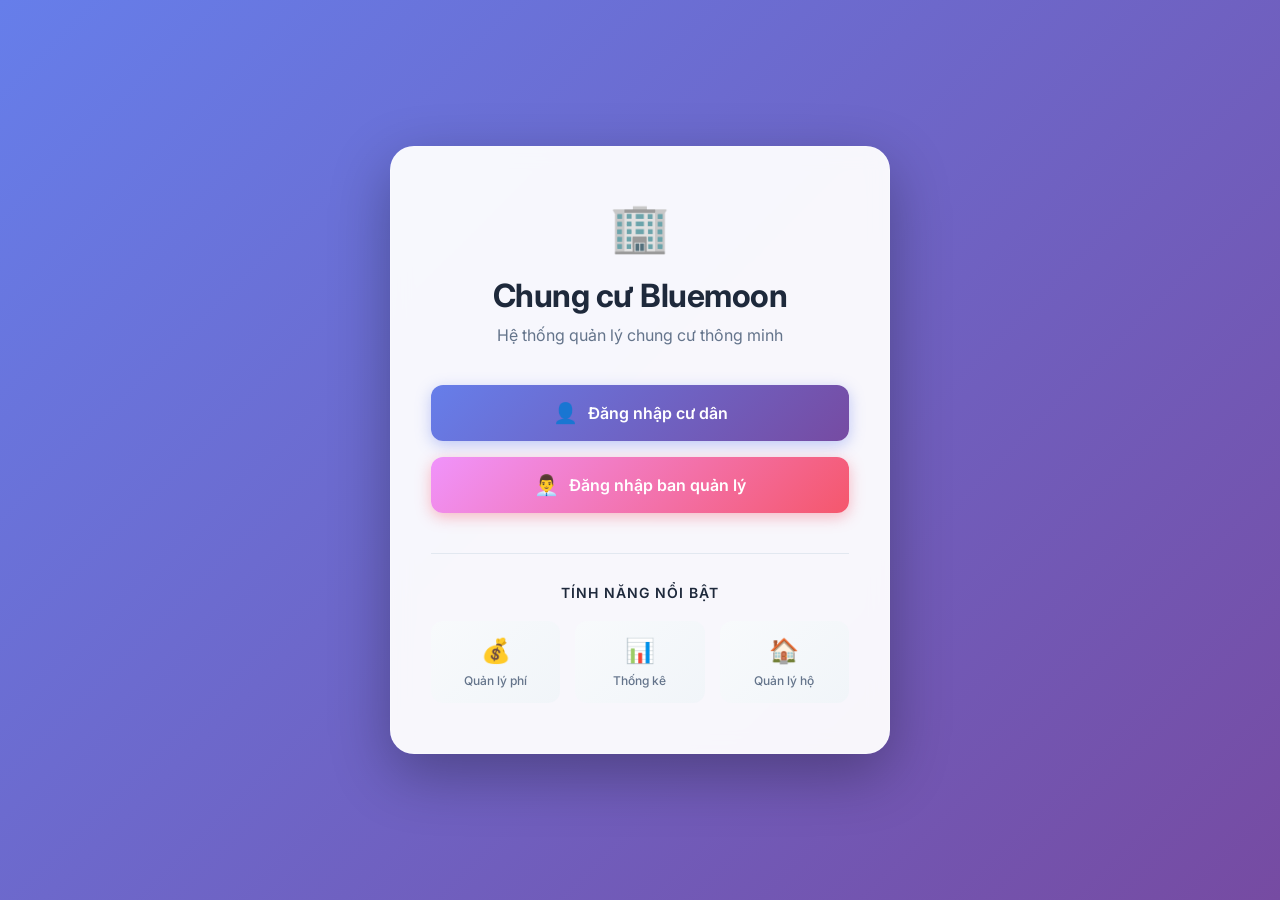
<file: src/main/resources/static/index.html>
<!DOCTYPE html>
<html lang="vi">
<head>
    <meta charset="UTF-8">
    <meta name="viewport" content="width=device-width, initial-scale=1.0">
    <title>Chung cư Bluemoon - Hệ thống quản lý</title>
    <!-- Google Fonts -->
    <link rel="preconnect" href="https://fonts.googleapis.com">
    <link rel="preconnect" href="https://fonts.gstatic.com" crossorigin>
    <link href="https://fonts.googleapis.com/css2?family=Inter:wght@300;400;500;600;700;800&display=swap" rel="stylesheet">
    <style>
        * {
            margin: 0;
            padding: 0;
            box-sizing: border-box;
        }
        
        body {
            font-family: 'Inter', -apple-system, BlinkMacSystemFont, 'Segoe UI', Roboto, sans-serif;
            background: linear-gradient(135deg, #667eea 0%, #764ba2 100%);
            background-attachment: fixed;
            min-height: 100vh;
            display: flex;
            justify-content: center;
            align-items: center;
            padding: 20px;
        }

        .welcome-container {
            width: 100%;
            max-width: 500px;
            animation: fadeInUp 0.6s ease;
        }

        @keyframes fadeInUp {
            from {
                opacity: 0;
                transform: translateY(30px);
            }
            to {
                opacity: 1;
                transform: translateY(0);
            }
        }

        .center-box {
            background: rgba(255, 255, 255, 0.95);
            backdrop-filter: blur(10px);
            padding: 50px 40px;
            border-radius: 24px;
            box-shadow: 0 20px 60px rgba(0, 0, 0, 0.3);
            text-align: center;
            border: 1px solid rgba(255, 255, 255, 0.2);
        }

        .logo {
            font-size: 48px;
            margin-bottom: 20px;
            animation: float 3s ease-in-out infinite;
        }

        @keyframes float {
            0%, 100% {
                transform: translateY(0);
            }
            50% {
                transform: translateY(-10px);
            }
        }

        h1 {
            color: #1e293b;
            font-size: 32px;
            font-weight: 700;
            margin-bottom: 10px;
            letter-spacing: -0.5px;
        }

        .subtitle {
            color: #64748b;
            font-size: 16px;
            margin-bottom: 40px;
            font-weight: 400;
        }

        .button-group {
            display: flex;
            flex-direction: column;
            gap: 16px;
            margin-top: 30px;
        }

        .btn {
            width: 100%;
            padding: 16px 24px;
            border: none;
            border-radius: 12px;
            font-size: 16px;
            font-weight: 600;
            cursor: pointer;
            transition: all 0.3s ease;
            display: flex;
            align-items: center;
            justify-content: center;
            gap: 10px;
            text-decoration: none;
            color: white;
            position: relative;
            overflow: hidden;
        }

        .btn::before {
            content: '';
            position: absolute;
            top: 50%;
            left: 50%;
            width: 0;
            height: 0;
            border-radius: 50%;
            background: rgba(255, 255, 255, 0.3);
            transform: translate(-50%, -50%);
            transition: width 0.6s, height 0.6s;
        }

        .btn:hover::before {
            width: 300px;
            height: 300px;
        }

        .btn:hover {
            transform: translateY(-2px);
            box-shadow: 0 10px 25px rgba(0, 0, 0, 0.2);
        }

        .btn:active {
            transform: translateY(0);
        }

        .btn-user {
            background: linear-gradient(135deg, #667eea 0%, #764ba2 100%);
            box-shadow: 0 4px 15px rgba(102, 126, 234, 0.4);
        }

        .btn-admin {
            background: linear-gradient(135deg, #f093fb 0%, #f5576c 100%);
            box-shadow: 0 4px 15px rgba(245, 87, 108, 0.4);
        }

        .btn-icon {
            font-size: 20px;
        }

        .features {
            margin-top: 40px;
            padding-top: 30px;
            border-top: 1px solid #e2e8f0;
        }

        .features-title {
            color: #1e293b;
            font-size: 14px;
            font-weight: 600;
            margin-bottom: 20px;
            text-transform: uppercase;
            letter-spacing: 1px;
        }

        .features-grid {
            display: grid;
            grid-template-columns: repeat(3, 1fr);
            gap: 15px;
        }

        .feature-item {
            padding: 15px;
            background: linear-gradient(135deg, #f8fafc 0%, #f1f5f9 100%);
            border-radius: 12px;
            transition: all 0.3s ease;
        }

        .feature-item:hover {
            transform: translateY(-3px);
            box-shadow: 0 4px 12px rgba(0, 0, 0, 0.1);
        }

        .feature-icon {
            font-size: 24px;
            margin-bottom: 8px;
        }

        .feature-text {
            font-size: 12px;
            color: #64748b;
            font-weight: 500;
        }

        @media (max-width: 768px) {
            .center-box {
                padding: 40px 30px;
            }

            h1 {
                font-size: 28px;
            }

            .logo {
                font-size: 40px;
            }

            .features-grid {
                grid-template-columns: 1fr;
            }
        }
    </style>
</head>

<body>
    <div class="welcome-container">
        <div class="center-box">
            <div class="logo">🏢</div>
            <h1>Chung cư Bluemoon</h1>
            <p class="subtitle">Hệ thống quản lý chung cư thông minh</p>
            
            <div class="button-group">
                <a href="/login-user.html" class="btn btn-user">
                    <span class="btn-icon">👤</span>
                    <span>Đăng nhập cư dân</span>
                </a>
                <a href="/login-admin.html" class="btn btn-admin">
                    <span class="btn-icon">👨‍💼</span>
                    <span>Đăng nhập ban quản lý</span>
                </a>
            </div>

            <div class="features">
                <div class="features-title">Tính năng nổi bật</div>
                <div class="features-grid">
                    <div class="feature-item">
                        <div class="feature-icon">💰</div>
                        <div class="feature-text">Quản lý phí</div>
                    </div>
                    <div class="feature-item">
                        <div class="feature-icon">📊</div>
                        <div class="feature-text">Thống kê</div>
                    </div>
                    <div class="feature-item">
                        <div class="feature-icon">🏠</div>
                        <div class="feature-text">Quản lý hộ</div>
                    </div>
                </div>
            </div>
        </div>
    </div>
</body>
</html>
</file>
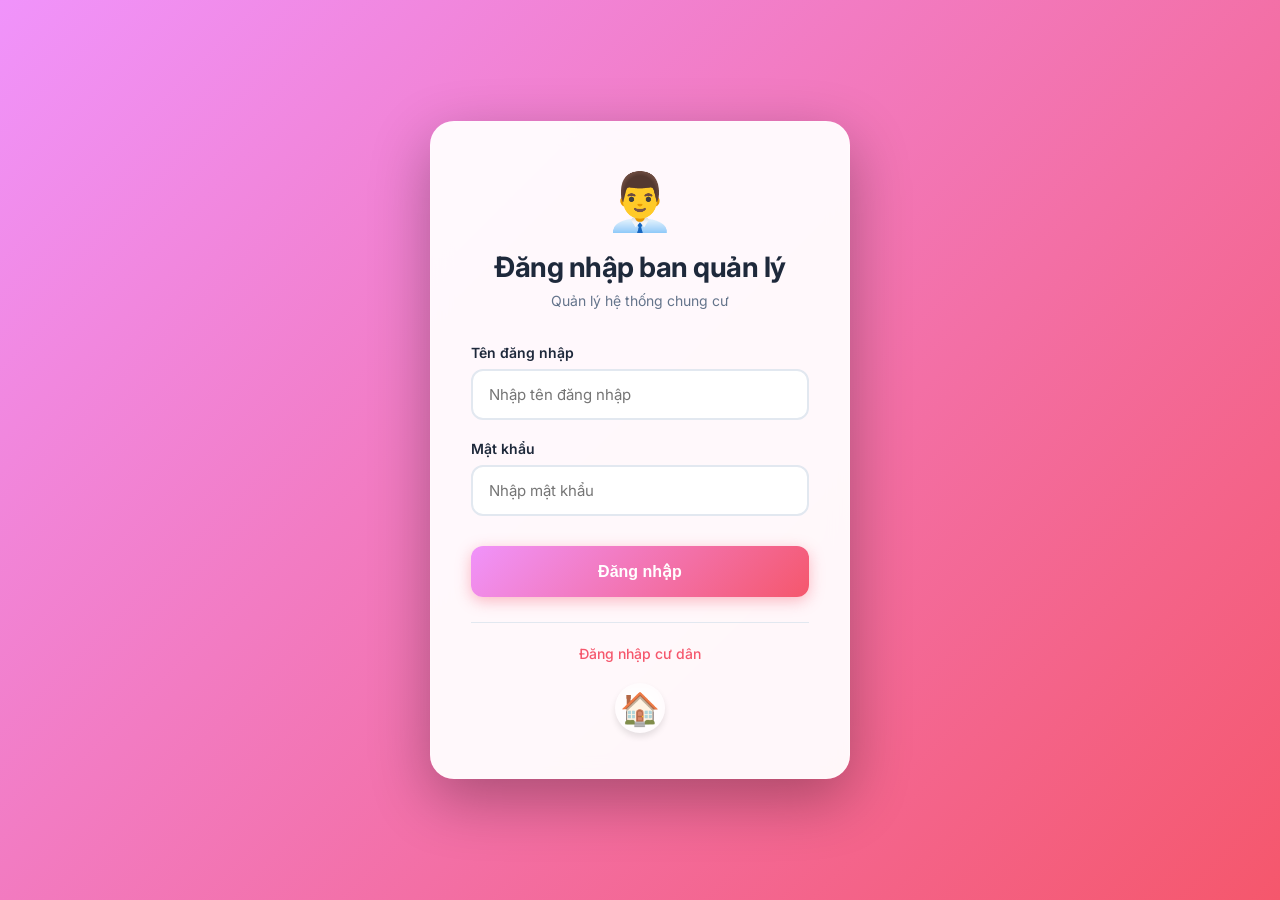
<file: src/main/resources/static/login-admin.html>
<!DOCTYPE html>
<html lang="vi">
<head>
    <meta charset="UTF-8">
    <meta name="viewport" content="width=device-width, initial-scale=1.0">
    <title>Đăng nhập ban quản lý - Chung cư Bluemoon</title>
    <!-- Google Fonts -->
    <link rel="preconnect" href="https://fonts.googleapis.com">
    <link rel="preconnect" href="https://fonts.gstatic.com" crossorigin>
    <link href="https://fonts.googleapis.com/css2?family=Inter:wght@300;400;500;600;700&display=swap" rel="stylesheet">
    <style>
        * {
            margin: 0;
            padding: 0;
            box-sizing: border-box;
        }

        body {
            font-family: 'Inter', -apple-system, BlinkMacSystemFont, 'Segoe UI', Roboto, sans-serif;
            background: linear-gradient(135deg, #f093fb 0%, #f5576c 100%);
            background-attachment: fixed;
            display: flex;
            justify-content: center;
            align-items: center;
            min-height: 100vh;
            padding: 20px;
        }

        .login-container {
            width: 100%;
            max-width: 420px;
            animation: fadeInUp 0.6s ease;
        }

        @keyframes fadeInUp {
            from {
                opacity: 0;
                transform: translateY(30px);
            }
            to {
                opacity: 1;
                transform: translateY(0);
            }
        }

        .login-box {
            background: rgba(255, 255, 255, 0.95);
            backdrop-filter: blur(10px);
            padding: 45px 40px;
            border-radius: 24px;
            box-shadow: 0 20px 60px rgba(0, 0, 0, 0.3);
            border: 1px solid rgba(255, 255, 255, 0.2);
        }

        .login-header {
            text-align: center;
            margin-bottom: 35px;
        }

        .login-icon {
            font-size: 56px;
            margin-bottom: 15px;
            animation: float 3s ease-in-out infinite;
        }

        @keyframes float {
            0%, 100% {
                transform: translateY(0);
            }
            50% {
                transform: translateY(-8px);
            }
        }

        h2 {
            color: #1e293b;
            font-size: 28px;
            font-weight: 700;
            margin-bottom: 8px;
            letter-spacing: -0.5px;
        }

        .login-subtitle {
            color: #64748b;
            font-size: 14px;
            font-weight: 400;
        }

        .error-msg {
            background: #fee2e2;
            color: #dc2626;
            padding: 12px 16px;
            border-radius: 8px;
            margin-bottom: 20px;
            font-size: 14px;
            font-weight: 500;
            border: 1px solid #fecaca;
            animation: shake 0.5s ease;
        }

        @keyframes shake {
            0%, 100% { transform: translateX(0); }
            25% { transform: translateX(-10px); }
            75% { transform: translateX(10px); }
        }

        .form-group {
            margin-bottom: 20px;
        }

        label {
            display: block;
            color: #1e293b;
            font-size: 14px;
            font-weight: 600;
            margin-bottom: 8px;
        }

        input {
            width: 100%;
            padding: 14px 16px;
            border: 2px solid #e2e8f0;
            border-radius: 12px;
            font-size: 15px;
            transition: all 0.3s ease;
            background: #fff;
            font-family: 'Inter', sans-serif;
        }

        input:focus {
            outline: none;
            border-color: #f5576c;
            box-shadow: 0 0 0 3px rgba(245, 87, 108, 0.1);
            transform: translateY(-1px);
        }

        input:hover {
            border-color: #cbd5e1;
        }

        button {
            width: 100%;
            background: linear-gradient(135deg, #f093fb 0%, #f5576c 100%);
            border: none;
            color: white;
            padding: 16px;
            border-radius: 12px;
            font-size: 16px;
            font-weight: 600;
            cursor: pointer;
            transition: all 0.3s ease;
            margin-top: 10px;
            box-shadow: 0 4px 15px rgba(245, 87, 108, 0.4);
        }

        button:hover {
            transform: translateY(-2px);
            box-shadow: 0 6px 20px rgba(245, 87, 108, 0.5);
        }

        button:active {
            transform: translateY(0);
        }

        .link {
            text-align: center;
            margin-top: 25px;
            padding-top: 20px;
            border-top: 1px solid #e2e8f0;
        }

        .link a {
            color: #f5576c;
            text-decoration: none;
            font-size: 14px;
            font-weight: 500;
            transition: color 0.3s ease;
        }

        .link a:hover {
            color: #f093fb;
            text-decoration: underline;
        }

        .back-link {
            text-align: center;
            margin-top: 20px;
        }

        .back-link a {
            color: rgba(255, 255, 255, 0.9);
            text-decoration: none;
            font-size: 32px;
            font-weight: 500;
            display: inline-flex;
            align-items: center;
            justify-content: center;
            width: 50px;
            height: 50px;
            border-radius: 50%;
            background: rgba(255, 255, 255, 0.1);
            backdrop-filter: blur(10px);
            transition: all 0.3s ease;
            box-shadow: 0 4px 6px rgba(0, 0, 0, 0.1);
        }

        .back-link a:hover {
            color: white;
            background: rgba(255, 255, 255, 0.2);
            transform: scale(1.1);
            box-shadow: 0 6px 12px rgba(0, 0, 0, 0.15);
        }

        @media (max-width: 480px) {
            .login-box {
                padding: 35px 25px;
            }

            h2 {
                font-size: 24px;
            }

            .login-icon {
                font-size: 48px;
            }
        }
    </style>
</head>
<body>
    <div class="login-container">
        <div class="login-box">
            <div class="login-header">
                <div class="login-icon">👨‍💼</div>
                <h2>Đăng nhập ban quản lý</h2>
                <p class="login-subtitle">Quản lý hệ thống chung cư</p>
            </div>

            <div id="error-msg" class="error-msg" style="display: none;"></div>

            <form action="/api/auth/admin-login" method="POST">
                <div class="form-group">
                    <label for="username">Tên đăng nhập</label>
                    <input type="text" id="username" name="username" required autocomplete="username" placeholder="Nhập tên đăng nhập">
                </div>

                <div class="form-group">
                    <label for="password">Mật khẩu</label>
                    <input type="password" id="password" name="password" required autocomplete="current-password" placeholder="Nhập mật khẩu">
                </div>

                <button type="submit">Đăng nhập</button>

                <div class="link">
                    <a href="/login-user.html">Đăng nhập cư dân</a>
                </div>
            </form>

            <div class="back-link">
                <a href="/" title="Về trang chủ">
                    🏠
                </a>
            </div>
        </div>
    </div>
</body>
<script>
    const params = new URLSearchParams(window.location.search);
    const error = params.get("error");

    const msgDiv = document.getElementById("error-msg");

    if (error === "password") {
        msgDiv.innerText = "❌ Mật khẩu không đúng";
        msgDiv.style.display = "block";
    } else if (error === "notfound") {
        msgDiv.innerText = "❌ Tài khoản không tồn tại";
        msgDiv.style.display = "block";
    } else if (error === "role") {
        msgDiv.innerText = "❌ Bạn không có quyền truy cập";
        msgDiv.style.display = "block";
    }
</script>
</html>
</file>
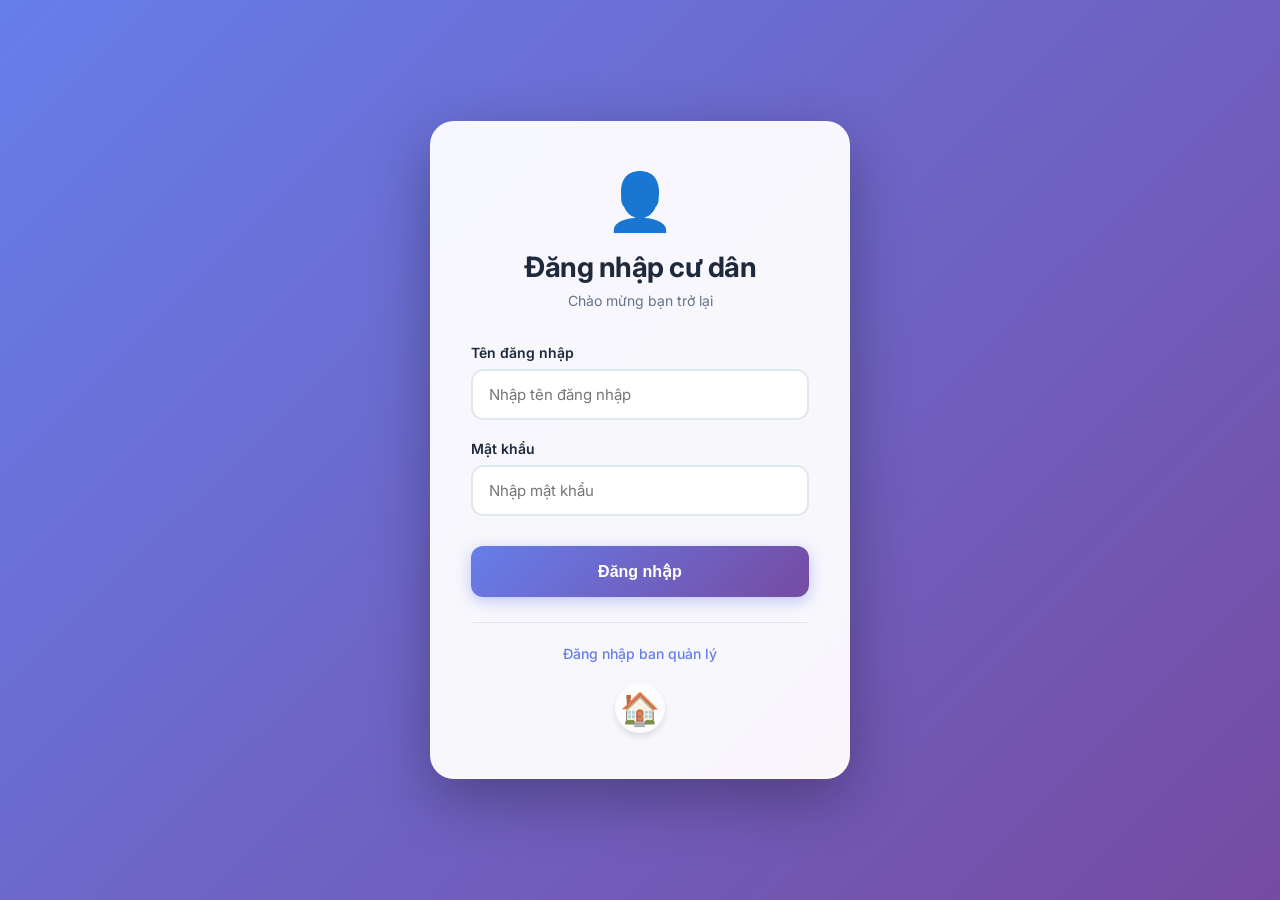
<file: src/main/resources/static/login-user.html>
<!DOCTYPE html>
<html lang="vi">
<head>
    <meta charset="UTF-8">
    <meta name="viewport" content="width=device-width, initial-scale=1.0">
    <title>Đăng nhập cư dân - Chung cư Bluemoon</title>
    <!-- Google Fonts -->
    <link rel="preconnect" href="https://fonts.googleapis.com">
    <link rel="preconnect" href="https://fonts.gstatic.com" crossorigin>
    <link href="https://fonts.googleapis.com/css2?family=Inter:wght@300;400;500;600;700&display=swap" rel="stylesheet">
    <style>
        * {
            margin: 0;
            padding: 0;
            box-sizing: border-box;
        }

        body {
            font-family: 'Inter', -apple-system, BlinkMacSystemFont, 'Segoe UI', Roboto, sans-serif;
            background: linear-gradient(135deg, #667eea 0%, #764ba2 100%);
            background-attachment: fixed;
            display: flex;
            justify-content: center;
            align-items: center;
            min-height: 100vh;
            padding: 20px;
        }

        .login-container {
            width: 100%;
            max-width: 420px;
            animation: fadeInUp 0.6s ease;
        }

        @keyframes fadeInUp {
            from {
                opacity: 0;
                transform: translateY(30px);
            }
            to {
                opacity: 1;
                transform: translateY(0);
            }
        }

        .login-box {
            background: rgba(255, 255, 255, 0.95);
            backdrop-filter: blur(10px);
            padding: 45px 40px;
            border-radius: 24px;
            box-shadow: 0 20px 60px rgba(0, 0, 0, 0.3);
            border: 1px solid rgba(255, 255, 255, 0.2);
        }

        .login-header {
            text-align: center;
            margin-bottom: 35px;
        }

        .login-icon {
            font-size: 56px;
            margin-bottom: 15px;
            animation: float 3s ease-in-out infinite;
        }

        @keyframes float {
            0%, 100% {
                transform: translateY(0);
            }
            50% {
                transform: translateY(-8px);
            }
        }

        h2 {
            color: #1e293b;
            font-size: 28px;
            font-weight: 700;
            margin-bottom: 8px;
            letter-spacing: -0.5px;
        }

        .login-subtitle {
            color: #64748b;
            font-size: 14px;
            font-weight: 400;
        }

        .error-msg {
            background: #fee2e2;
            color: #dc2626;
            padding: 12px 16px;
            border-radius: 8px;
            margin-bottom: 20px;
            font-size: 14px;
            font-weight: 500;
            border: 1px solid #fecaca;
            animation: shake 0.5s ease;
        }

        @keyframes shake {
            0%, 100% { transform: translateX(0); }
            25% { transform: translateX(-10px); }
            75% { transform: translateX(10px); }
        }

        .form-group {
            margin-bottom: 20px;
        }

        label {
            display: block;
            color: #1e293b;
            font-size: 14px;
            font-weight: 600;
            margin-bottom: 8px;
        }

        input {
            width: 100%;
            padding: 14px 16px;
            border: 2px solid #e2e8f0;
            border-radius: 12px;
            font-size: 15px;
            transition: all 0.3s ease;
            background: #fff;
            font-family: 'Inter', sans-serif;
        }

        input:focus {
            outline: none;
            border-color: #667eea;
            box-shadow: 0 0 0 3px rgba(102, 126, 234, 0.1);
            transform: translateY(-1px);
        }

        input:hover {
            border-color: #cbd5e1;
        }

        button {
            width: 100%;
            background: linear-gradient(135deg, #667eea 0%, #764ba2 100%);
            border: none;
            color: white;
            padding: 16px;
            border-radius: 12px;
            font-size: 16px;
            font-weight: 600;
            cursor: pointer;
            transition: all 0.3s ease;
            margin-top: 10px;
            box-shadow: 0 4px 15px rgba(102, 126, 234, 0.4);
        }

        button:hover {
            transform: translateY(-2px);
            box-shadow: 0 6px 20px rgba(102, 126, 234, 0.5);
        }

        button:active {
            transform: translateY(0);
        }

        .link {
            text-align: center;
            margin-top: 25px;
            padding-top: 20px;
            border-top: 1px solid #e2e8f0;
        }

        .link a {
            color: #667eea;
            text-decoration: none;
            font-size: 14px;
            font-weight: 500;
            transition: color 0.3s ease;
        }

        .link a:hover {
            color: #764ba2;
            text-decoration: underline;
        }

        .back-link {
            text-align: center;
            margin-top: 20px;
        }

        .back-link a {
            color: rgba(255, 255, 255, 0.9);
            text-decoration: none;
            font-size: 32px;
            font-weight: 500;
            display: inline-flex;
            align-items: center;
            justify-content: center;
            width: 50px;
            height: 50px;
            border-radius: 50%;
            background: rgba(255, 255, 255, 0.1);
            backdrop-filter: blur(10px);
            transition: all 0.3s ease;
            box-shadow: 0 4px 6px rgba(0, 0, 0, 0.1);
        }

        .back-link a:hover {
            color: white;
            background: rgba(255, 255, 255, 0.2);
            transform: scale(1.1);
            box-shadow: 0 6px 12px rgba(0, 0, 0, 0.15);
        }

        @media (max-width: 480px) {
            .login-box {
                padding: 35px 25px;
            }

            h2 {
                font-size: 24px;
            }

            .login-icon {
                font-size: 48px;
            }
        }
    </style>
</head>
<body>
    <div class="login-container">
        <div class="login-box">
            <div class="login-header">
                <div class="login-icon">👤</div>
                <h2>Đăng nhập cư dân</h2>
                <p class="login-subtitle">Chào mừng bạn trở lại</p>
            </div>

            <div id="error-msg" class="error-msg" style="display: none;"></div>

            <form action="/api/auth/resident-login" method="POST">
                <div class="form-group">
                    <label for="username">Tên đăng nhập</label>
                    <input type="text" id="username" name="username" required autocomplete="username" placeholder="Nhập tên đăng nhập">
                </div>

                <div class="form-group">
                    <label for="password">Mật khẩu</label>
                    <input type="password" id="password" name="password" required autocomplete="current-password" placeholder="Nhập mật khẩu">
                </div>

                <button type="submit">Đăng nhập</button>

                <div class="link">
                    <a href="/login-admin.html">Đăng nhập ban quản lý</a>
                </div>
            </form>

            <div class="back-link">
                <a href="/" title="Về trang chủ">
                    🏠
                </a>
            </div>
        </div>
    </div>
</body>
<script>
    const params = new URLSearchParams(window.location.search);
    const error = params.get("error");

    const msgDiv = document.getElementById("error-msg");

    if (error === "wrongpass") {
        msgDiv.innerText = "❌ Mật khẩu không đúng";
        msgDiv.style.display = "block";
    } else if (error === "notfound") {
        msgDiv.innerText = "❌ Tài khoản không tồn tại";
        msgDiv.style.display = "block";
    } else if (error === "role") {
        msgDiv.innerText = "❌ Bạn không có quyền truy cập";
        msgDiv.style.display = "block";
    }
</script>
</html>
</file>
